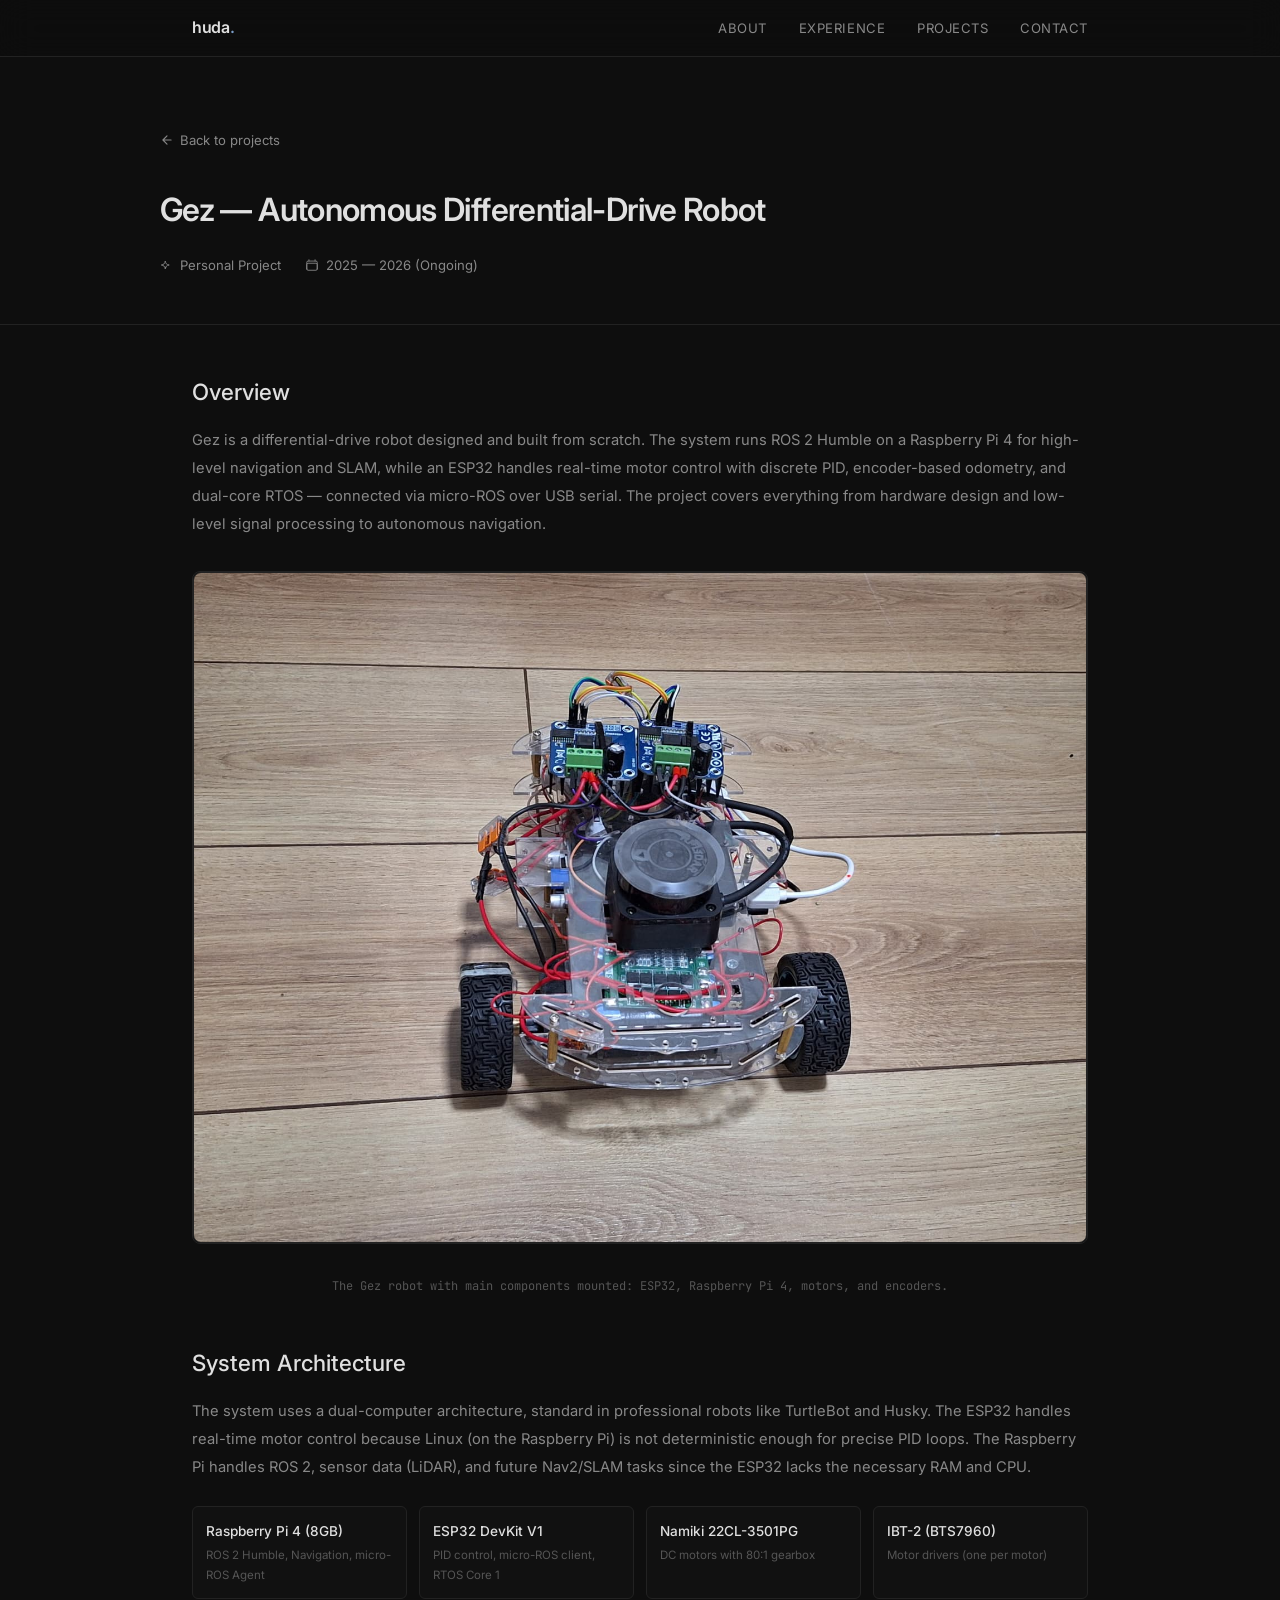
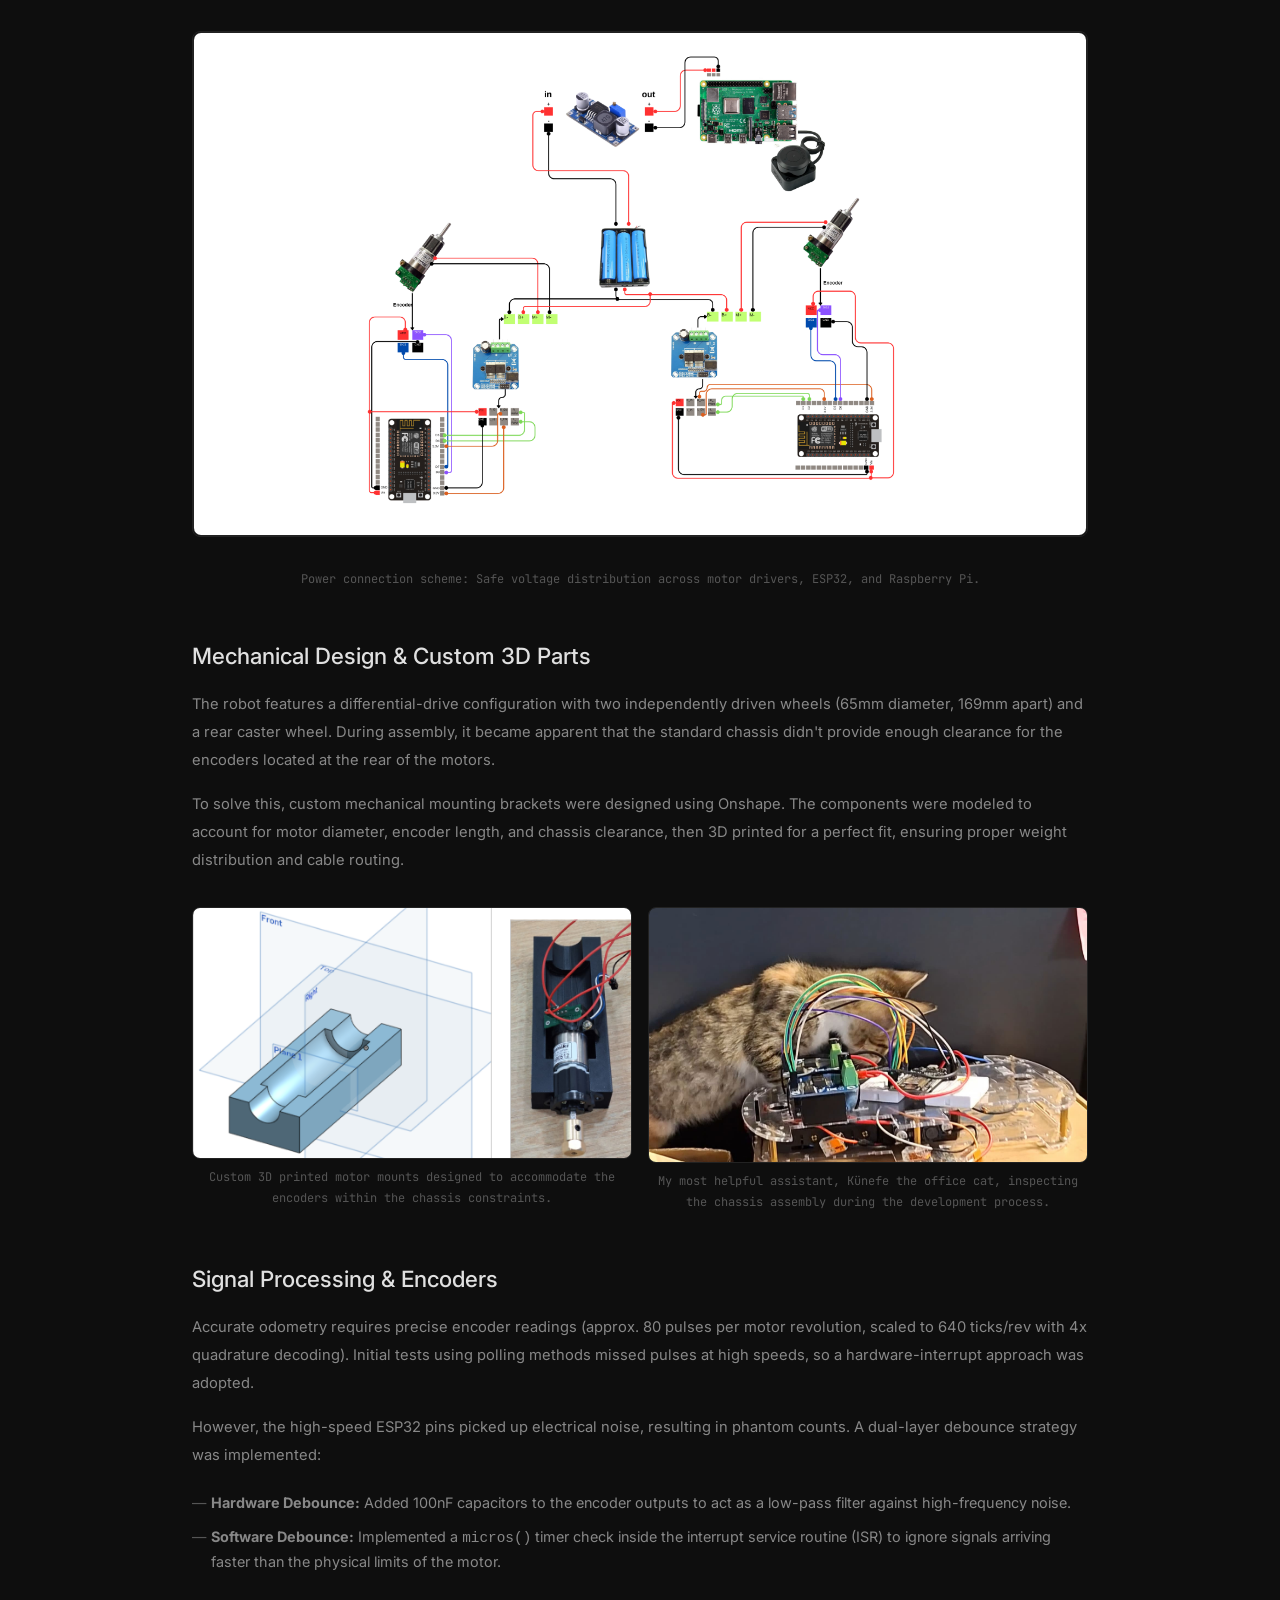
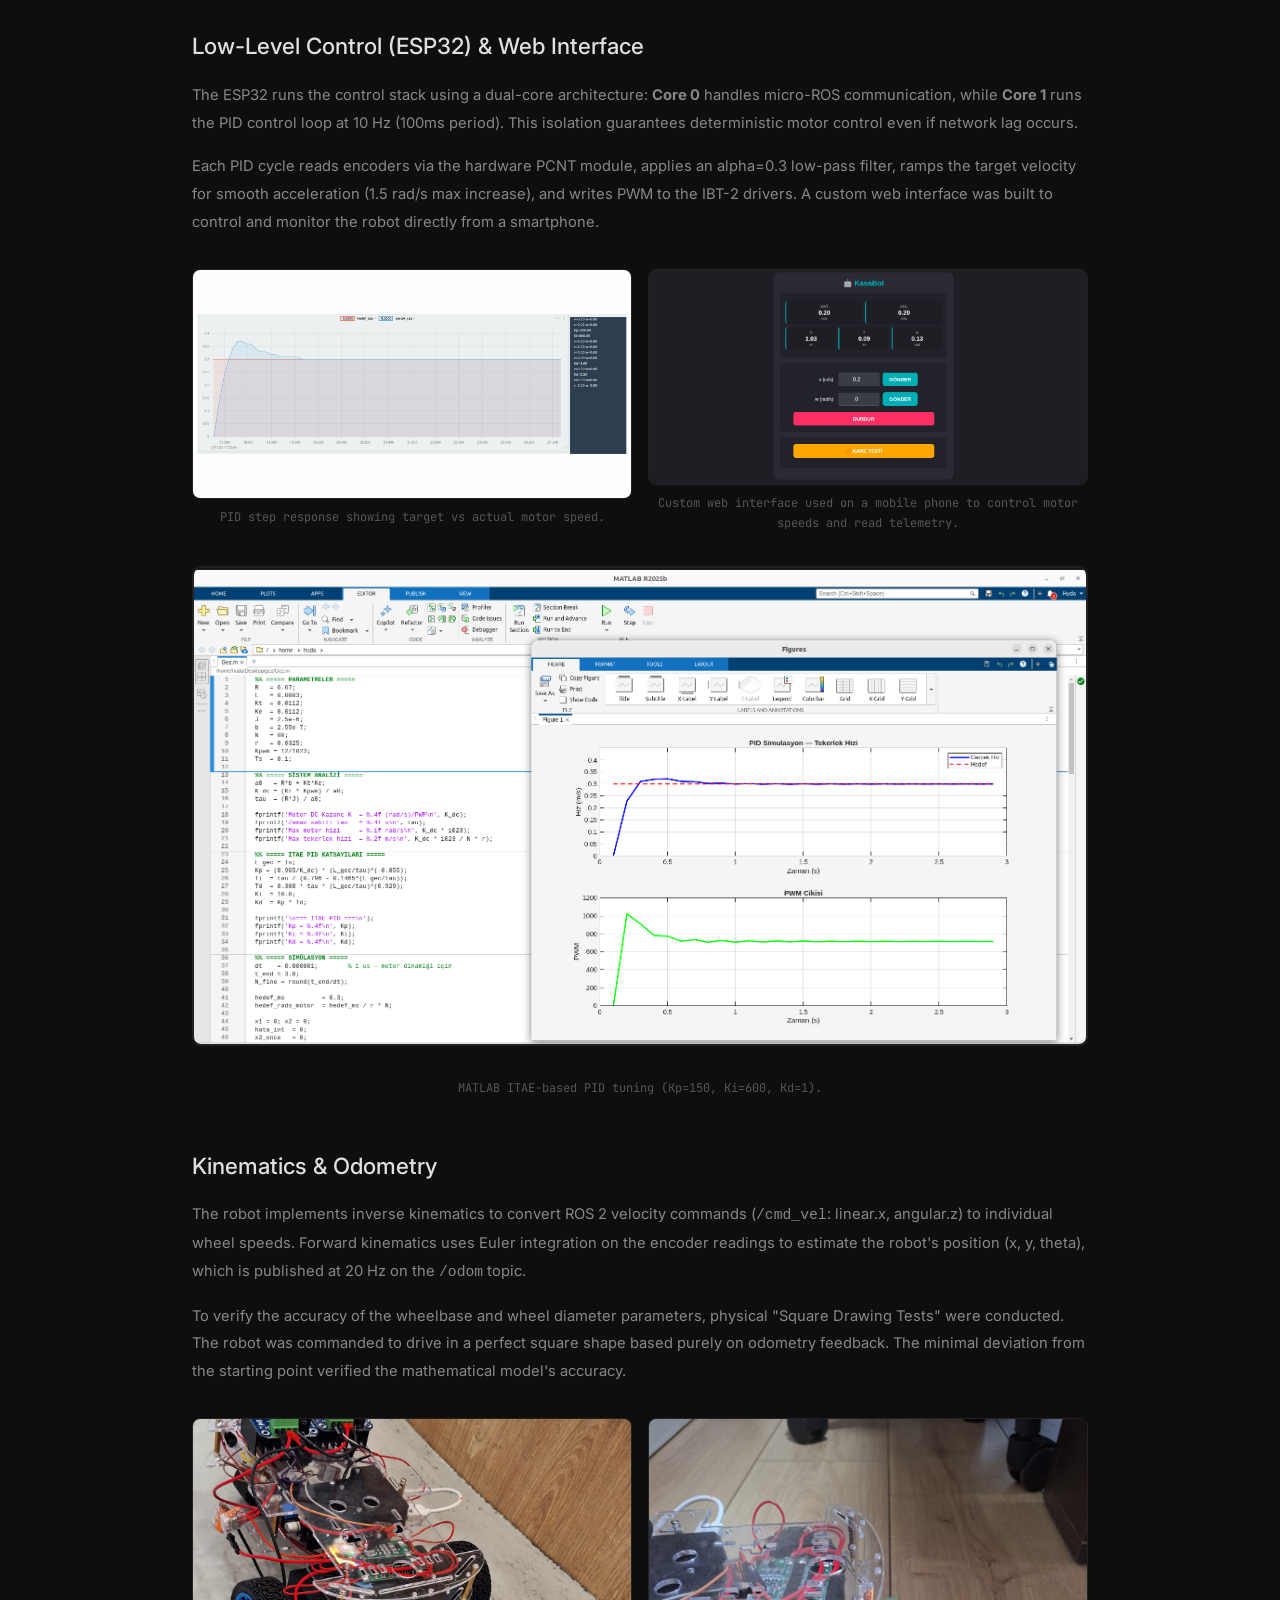
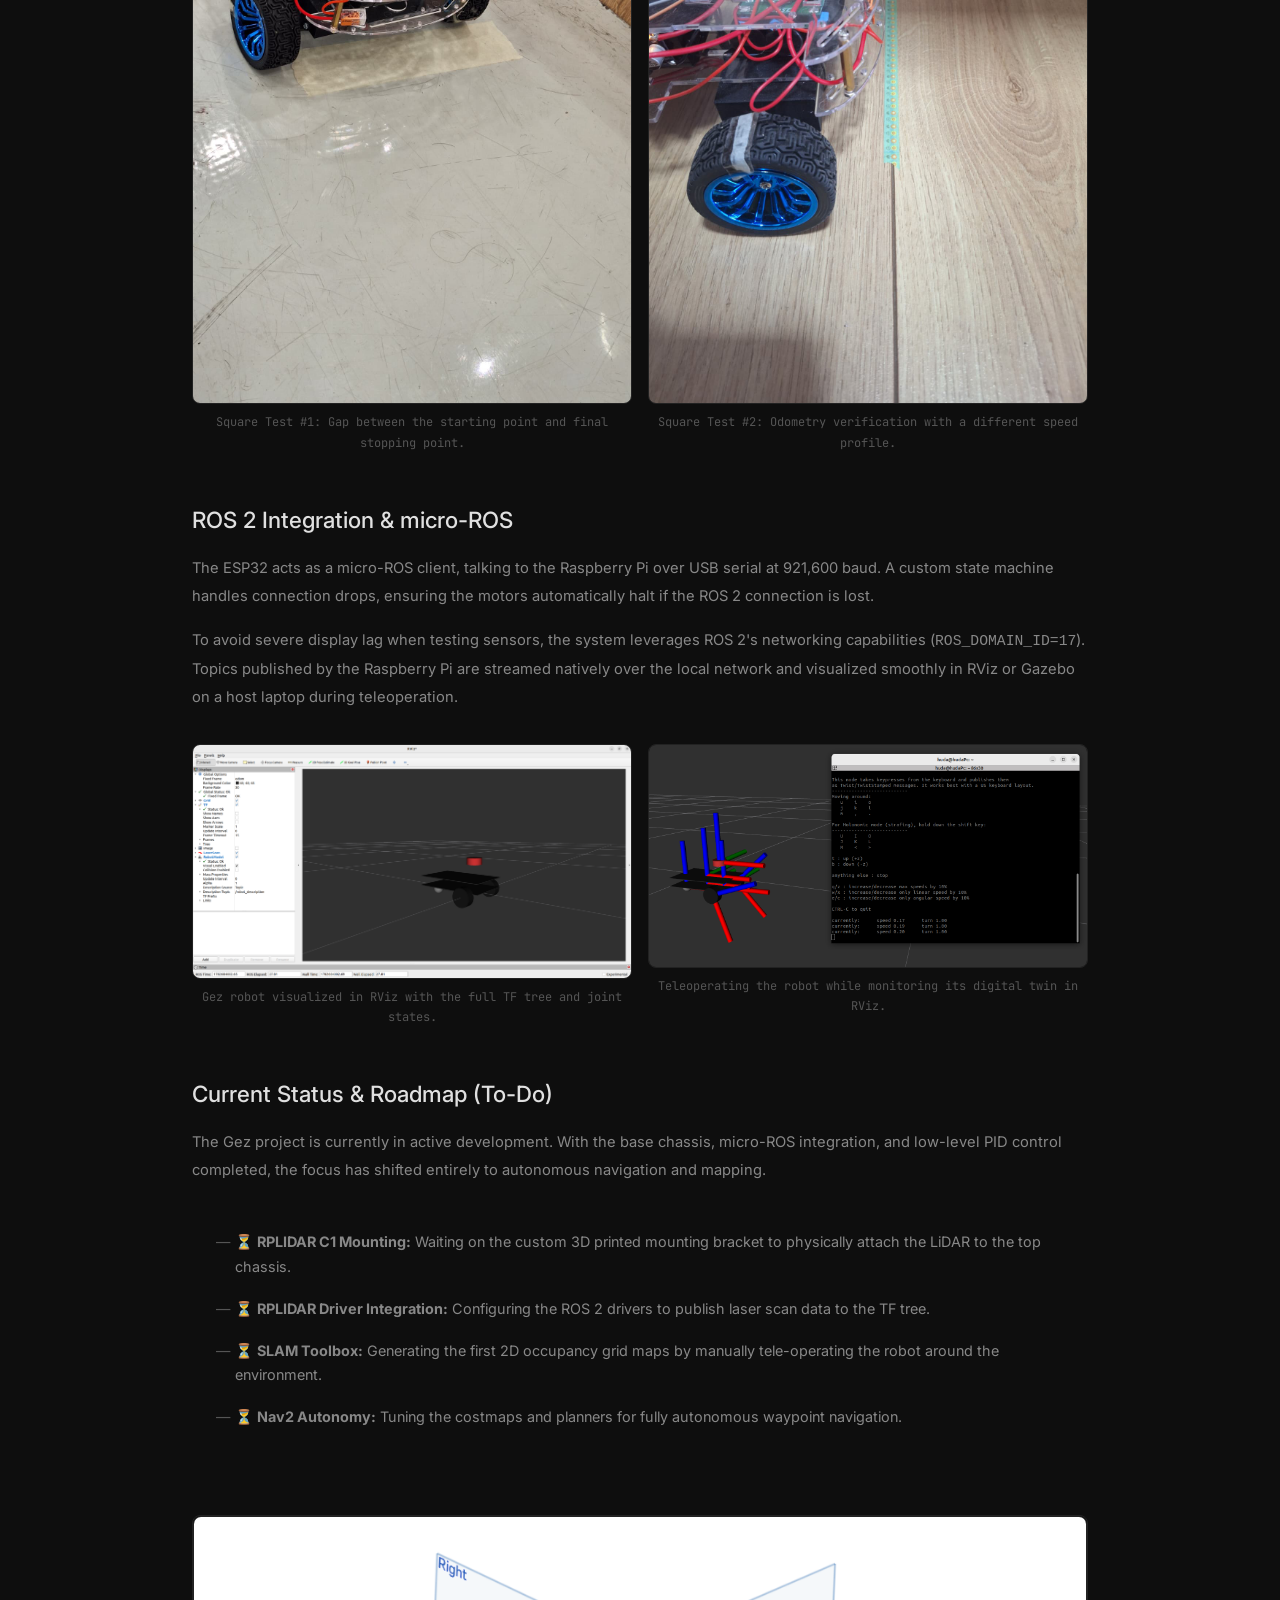
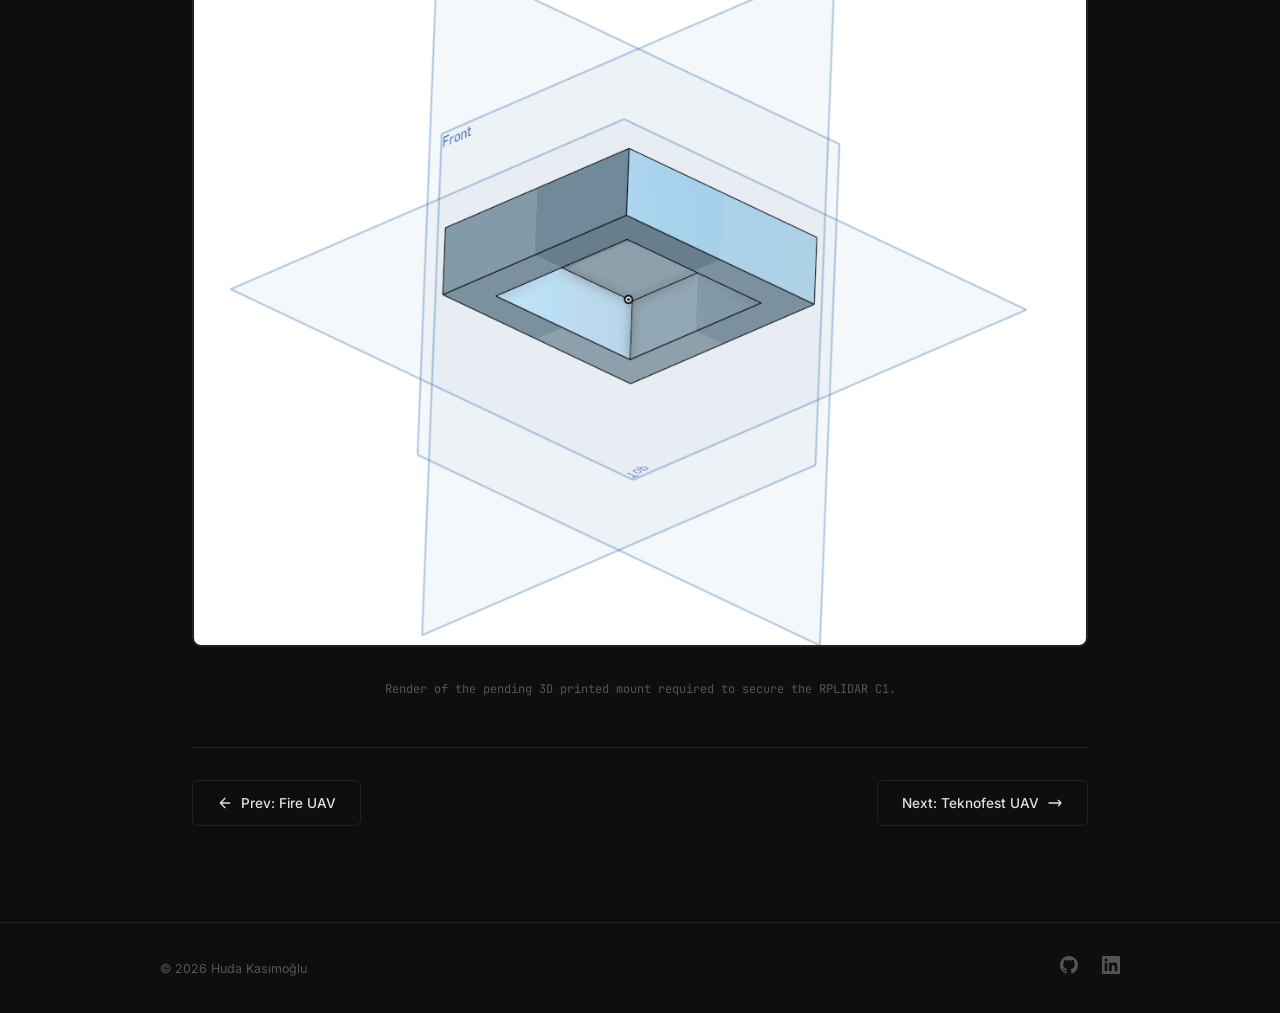
<file: projects/gez-robot.html>
<!DOCTYPE html>
<html lang="en">
<head>
  <meta charset="UTF-8">
  <meta name="viewport" content="width=device-width, initial-scale=1.0">
  <title>Gez Robot — Huda Kasımoğlu</title>
  <link rel="stylesheet" href="../assets/css/style.css">
  <link rel="icon" href="data:image/svg+xml,<svg xmlns='http://www.w3.org/2000/svg' viewBox='0 0 100 100'><text y='.9em' font-size='90'>⬡</text></svg>">
</head>
<body>

<nav class="nav">
  <div class="nav-inner">
    <a href="../index.html" class="nav-logo">huda<span>.</span></a>
    <ul class="nav-links" id="navLinks">
      <li><a href="../index.html#about">About</a></li>
      <li><a href="../index.html#experience">Experience</a></li>
      <li><a href="../index.html#projects">Projects</a></li>
      <li><a href="../index.html#contact">Contact</a></li>
    </ul>
    <button class="hamburger" onclick="document.getElementById('navLinks').classList.toggle('open')" aria-label="Menu">☰</button>
  </div>
</nav>

<div class="project-page">

  <div class="project-hero">
    <div class="project-hero-inner">
      <a href="../index.html#projects" class="project-back">
        <svg xmlns="http://www.w3.org/2000/svg" width="14" height="14" fill="none" viewBox="0 0 24 24" stroke="currentColor" stroke-width="2"><path stroke-linecap="round" stroke-linejoin="round" d="M19 12H5m0 0l7 7m-7-7l7-7"/></svg>
        Back to projects
      </a>
      <h1>Gez — Autonomous Differential-Drive Robot</h1>
      <div class="project-meta">
        <div class="project-meta-item">
          <svg xmlns="http://www.w3.org/2000/svg" width="14" height="14" fill="none" viewBox="0 0 24 24" stroke="currentColor" stroke-width="1.5"><path stroke-linecap="round" stroke-linejoin="round" d="M9.813 15.904L9 18.75l-.813-2.846a4.5 4.5 0 00-3.09-3.09L2.25 12l2.846-.813a4.5 4.5 0 003.09-3.09L9 5.25l.813 2.846a4.5 4.5 0 003.09 3.09L15.75 12l-2.846.813a4.5 4.5 0 00-3.09 3.09z"/></svg>
          Personal Project
        </div>
        <div class="project-meta-item">
          <svg xmlns="http://www.w3.org/2000/svg" width="14" height="14" fill="none" viewBox="0 0 24 24" stroke="currentColor" stroke-width="1.5"><path stroke-linecap="round" stroke-linejoin="round" d="M6.75 3v2.25M17.25 3v2.25M3 18.75V7.5a2.25 2.25 0 012.25-2.25h13.5A2.25 2.25 0 0121 7.5v11.25m-18 0A2.25 2.25 0 005.25 21h13.5A2.25 2.25 0 0021 18.75m-18 0v-7.5A2.25 2.25 0 015.25 9h13.5A2.25 2.25 0 0121 11.25v7.5"/></svg>
          2025 — 2026 (Ongoing)
        </div>
      </div>
    </div>
  </div>

  <div class="project-content">

    <h2>Overview</h2>
    <p>Gez is a differential-drive robot designed and built from scratch. The system runs ROS 2 Humble on a Raspberry Pi 4 for high-level navigation and SLAM, while an ESP32 handles real-time motor control with discrete PID, encoder-based odometry, and dual-core RTOS — connected via micro-ROS over USB serial. The project covers everything from hardware design and low-level signal processing to autonomous navigation.</p>

    <div class="project-img-full">
      <img src="../assets/images/gez-robot/assembled-robot.jpeg" alt="Gez robot fully assembled">
    </div>
    <div class="img-caption">The Gez robot with main components mounted: ESP32, Raspberry Pi 4, motors, and encoders.</div>

    <h2>System Architecture</h2>
    <p>The system uses a dual-computer architecture, standard in professional robots like TurtleBot and Husky. The ESP32 handles real-time motor control because Linux (on the Raspberry Pi) is not deterministic enough for precise PID loops. The Raspberry Pi handles ROS 2, sensor data (LiDAR), and future Nav2/SLAM tasks since the ESP32 lacks the necessary RAM and CPU.</p>

    <div class="tech-stack-grid">
      <div class="tech-item">
        <div class="tech-item-name">Raspberry Pi 4 (8GB)</div>
        <div class="tech-item-role">ROS 2 Humble, Navigation, micro-ROS Agent</div>
      </div>
      <div class="tech-item">
        <div class="tech-item-name">ESP32 DevKit V1</div>
        <div class="tech-item-role">PID control, micro-ROS client, RTOS Core 1</div>
      </div>
      <div class="tech-item">
        <div class="tech-item-name">Namiki 22CL-3501PG</div>
        <div class="tech-item-role">DC motors with 80:1 gearbox</div>
      </div>
      <div class="tech-item">
        <div class="tech-item-name">IBT-2 (BTS7960)</div>
        <div class="tech-item-role">Motor drivers (one per motor)</div>
      </div>
    </div>

    <div class="project-img-full">
      <img src="../assets/images/gez-robot/power-scheme.png" alt="System Power Schematic">
    </div>
    <div class="img-caption">Power connection scheme: Safe voltage distribution across motor drivers, ESP32, and Raspberry Pi.</div>

    <h2>Mechanical Design & Custom 3D Parts</h2>
    <p>The robot features a differential-drive configuration with two independently driven wheels (65mm diameter, 169mm apart) and a rear caster wheel. During assembly, it became apparent that the standard chassis didn't provide enough clearance for the encoders located at the rear of the motors.</p>
    <p>To solve this, custom mechanical mounting brackets were designed using Onshape. The components were modeled to account for motor diameter, encoder length, and chassis clearance, then 3D printed for a perfect fit, ensuring proper weight distribution and cable routing.</p>

    <div class="project-img-grid">
      <div>
        <img src="../assets/images/gez-robot/motor-mount-3d.png" alt="3D Printed Motor Mounts">
        <div class="img-caption">Custom 3D printed motor mounts designed to accommodate the encoders within the chassis constraints.</div>
      </div>
      <div>
        <img src="../assets/images/gez-robot/kunefe-cat.jpeg" alt="Künefe helping during the mechanical assembly">
        <div class="img-caption">My most helpful assistant, Künefe the office cat, inspecting the chassis assembly during the development process.</div>
      </div>
    </div>

    <h2>Signal Processing & Encoders</h2>
    <p>Accurate odometry requires precise encoder readings (approx. 80 pulses per motor revolution, scaled to 640 ticks/rev with 4x quadrature decoding). Initial tests using polling methods missed pulses at high speeds, so a hardware-interrupt approach was adopted.</p>
    <p>However, the high-speed ESP32 pins picked up electrical noise, resulting in phantom counts. A dual-layer debounce strategy was implemented:</p>
    <ul>
      <li><strong>Hardware Debounce:</strong> Added 100nF capacitors to the encoder outputs to act as a low-pass filter against high-frequency noise.</li>
      <li><strong>Software Debounce:</strong> Implemented a <code>micros()</code> timer check inside the interrupt service routine (ISR) to ignore signals arriving faster than the physical limits of the motor.</li>
    </ul>

    <h2>Low-Level Control (ESP32) & Web Interface</h2>
    <p>The ESP32 runs the control stack using a dual-core architecture: <strong>Core 0</strong> handles micro-ROS communication, while <strong>Core 1</strong> runs the PID control loop at 10 Hz (100ms period). This isolation guarantees deterministic motor control even if network lag occurs.</p>

    <p>Each PID cycle reads encoders via the hardware PCNT module, applies an alpha=0.3 low-pass filter, ramps the target velocity for smooth acceleration (1.5 rad/s max increase), and writes PWM to the IBT-2 drivers. A custom web interface was built to control and monitor the robot directly from a smartphone.</p>

    <div class="project-img-grid">
      <div>
        <img src="../assets/images/gez-robot/pid-step-response.png" alt="PID step response">
        <div class="img-caption">PID step response showing target vs actual motor speed.</div>
      </div>
      <div>
        <img src="../assets/images/gez-robot/phone-web-interface.png" alt="Phone Web Interface for Robot Control">
        <div class="img-caption">Custom web interface used on a mobile phone to control motor speeds and read telemetry.</div>
      </div>
    </div>

    <div class="project-img-full">
      <img src="../assets/images/gez-robot/matlab-itae-pid.png" alt="MATLAB ITAE PID design">
    </div>
    <div class="img-caption">MATLAB ITAE-based PID tuning (Kp=150, Ki=600, Kd=1).</div>

    <h2>Kinematics & Odometry</h2>
    <p>The robot implements inverse kinematics to convert ROS 2 velocity commands (<code>/cmd_vel</code>: linear.x, angular.z) to individual wheel speeds. Forward kinematics uses Euler integration on the encoder readings to estimate the robot's position (x, y, theta), which is published at 20 Hz on the <code>/odom</code> topic.</p>

    <p>To verify the accuracy of the wheelbase and wheel diameter parameters, physical "Square Drawing Tests" were conducted. The robot was commanded to drive in a perfect square shape based purely on odometry feedback. The minimal deviation from the starting point verified the mathematical model's accuracy.</p>

    <div class="project-img-grid">
      <div>
        <img src="../assets/images/gez-robot/square-test-1.jpeg" alt="Square Test Result 1">
        <div class="img-caption">Square Test #1: Gap between the starting point and final stopping point.</div>
      </div>
      <div>
        <img src="../assets/images/gez-robot/square-test-2.jpeg" alt="Square Test Result 2">
        <div class="img-caption">Square Test #2: Odometry verification with a different speed profile.</div>
      </div>
    </div>

    <h2>ROS 2 Integration & micro-ROS</h2>
    <p>The ESP32 acts as a micro-ROS client, talking to the Raspberry Pi over USB serial at 921,600 baud. A custom state machine handles connection drops, ensuring the motors automatically halt if the ROS 2 connection is lost.</p>

    <p>To avoid severe display lag when testing sensors, the system leverages ROS 2's networking capabilities (<code>ROS_DOMAIN_ID=17</code>). Topics published by the Raspberry Pi are streamed natively over the local network and visualized smoothly in RViz or Gazebo on a host laptop during teleoperation.</p>

    <div class="project-img-grid">
      <div>
        <img src="../assets/images/gez-robot/rviz-urdf-model.png" alt="RViz robot model with TF tree">
        <div class="img-caption">Gez robot visualized in RViz with the full TF tree and joint states.</div>
      </div>
      <div>
        <img src="../assets/images/gez-robot/teleop-gazebo-rviz.png" alt="Teleop control in RViz/Gazebo">
        <div class="img-caption">Teleoperating the robot while monitoring its digital twin in RViz.</div>
      </div>
    </div>

    <h2>Current Status & Roadmap (To-Do)</h2>
    <p>The Gez project is currently in active development. With the base chassis, micro-ROS integration, and low-level PID control completed, the focus has shifted entirely to autonomous navigation and mapping.</p>

    <div class="todo-list" style="background: var(--bg-secondary); padding: 1.5rem; border-radius: 8px; margin-bottom: 2rem;">
      <ul style="list-style: none; padding-left: 0;">
        <li style="margin-bottom: 0.5rem;">⏳ <strong>RPLIDAR C1 Mounting:</strong> Waiting on the custom 3D printed mounting bracket to physically attach the LiDAR to the top chassis.</li>
        <li style="margin-bottom: 0.5rem;">⏳ <strong>RPLIDAR Driver Integration:</strong> Configuring the ROS 2 drivers to publish laser scan data to the TF tree.</li>
        <li style="margin-bottom: 0.5rem;">⏳ <strong>SLAM Toolbox:</strong> Generating the first 2D occupancy grid maps by manually tele-operating the robot around the environment.</li>
        <li style="margin-bottom: 0.5rem;">⏳ <strong>Nav2 Autonomy:</strong> Tuning the costmaps and planners for fully autonomous waypoint navigation.</li>
      </ul>
    </div>

    <div class="project-img-full">
      <img src="../assets/images/gez-robot/3d-lidar-mount-pending.png" alt="3D Printed LiDAR mount pending">
    </div>
    <div class="img-caption">Render of the pending 3D printed mount required to secure the RPLIDAR C1.</div>

    <div style="margin-top:3rem; padding-top:2rem; border-top: 1px solid var(--border); display:flex; justify-content:space-between; align-items:center;">
      <a href="fire-uav.html" class="btn">
        <svg xmlns="http://www.w3.org/2000/svg" width="14" height="14" fill="none" viewBox="0 0 24 24" stroke="currentColor" stroke-width="2"><path stroke-linecap="round" stroke-linejoin="round" d="M19 12H5m0 0l7 7m-7-7l7-7"/></svg>
        Prev: Fire UAV
      </a>
      <a href="teknofest-uav.html" class="btn">
        Next: Teknofest UAV
        <svg xmlns="http://www.w3.org/2000/svg" width="14" height="14" fill="none" viewBox="0 0 24 24" stroke="currentColor" stroke-width="2"><path stroke-linecap="round" stroke-linejoin="round" d="M17 8l4 4m0 0l-4 4m4-4H3"/></svg>
      </a>
    </div>

  </div>
</div>

<footer class="footer">
  <div class="footer-inner">
    <div class="footer-text">&copy; 2026 Huda Kasımoğlu</div>
    <div class="footer-links">
      <a href="https://github.com/Hudakasim" target="_blank" rel="noopener" aria-label="GitHub"><svg xmlns="http://www.w3.org/2000/svg" viewBox="0 0 24 24" fill="currentColor"><path d="M12 0c-6.626 0-12 5.373-12 12 0 5.302 3.438 9.8 8.207 11.387.599.111.793-.261.793-.577v-2.234c-3.338.726-4.033-1.416-4.033-1.416-.546-1.387-1.333-1.756-1.333-1.756-1.089-.745.083-.729.083-.729 1.205.084 1.839 1.237 1.839 1.237 1.07 1.834 2.807 1.304 3.492.997.107-.775.418-1.305.762-1.604-2.665-.305-5.467-1.334-5.467-5.931 0-1.311.469-2.381 1.236-3.221-.124-.303-.535-1.524.117-3.176 0 0 1.008-.322 3.301 1.23.957-.266 1.983-.399 3.003-.404 1.02.005 2.047.138 3.006.404 2.291-1.552 3.297-1.23 3.297-1.23.653 1.653.242 2.874.118 3.176.77.84 1.235 1.911 1.235 3.221 0 4.609-2.807 5.624-5.479 5.921.43.372.823 1.102.823 2.222v3.293c0 .319.192.694.801.576 4.765-1.589 8.199-6.086 8.199-11.386 0-6.627-5.373-12-12-12z"/></svg></a>
      <a href="https://www.linkedin.com/in/hudakasim/" target="_blank" rel="noopener" aria-label="LinkedIn"><svg xmlns="http://www.w3.org/2000/svg" viewBox="0 0 24 24" fill="currentColor"><path d="M20.447 20.452h-3.554v-5.569c0-1.328-.027-3.037-1.852-3.037-1.853 0-2.136 1.445-2.136 2.939v5.667H9.351V9h3.414v1.561h.046c.477-.9 1.637-1.85 3.37-1.85 3.601 0 4.267 2.37 4.267 5.455v6.286zM5.337 7.433c-1.144 0-2.063-.926-2.063-2.065 0-1.138.92-2.063 2.063-2.063 1.14 0 2.064.925 2.064 2.063 0 1.139-.925 2.065-2.064 2.065zm1.782 13.019H3.555V9h3.564v11.452zM22.225 0H1.771C.792 0 0 .774 0 1.729v20.542C0 23.227.792 24 1.771 24h20.451C23.2 24 24 23.227 24 22.271V1.729C24 .774 23.2 0 22.222 0h.003z"/></svg></a>
    </div>
  </div>
</footer>

<div id="imageModal" class="modal">
  <span class="close">&times;</span>
  <img class="modal-content" id="expandedImg">
  <div id="caption"></div>
</div>

<script>
  // Modal elementlerini al
  var modal = document.getElementById("imageModal");
  var modalImg = document.getElementById("expandedImg");
  var captionText = document.getElementById("caption");
  var closeBtn = document.getElementsByClassName("close")[0];

  // Sayfadaki tüm proje fotoğraflarını seç ve tıklama özelliği ekle
  var images = document.querySelectorAll('.project-img-full img, .project-img-grid img');
  images.forEach(function(img) {
    img.onclick = function(){
      modal.style.display = "block";
      modalImg.src = this.src;
      // Alt etiketini caption olarak kullan
      captionText.innerHTML = this.alt;
    }
  });

  // X (kapat) tuşuna basılınca
  closeBtn.onclick = function() {
    modal.style.display = "none";
  }

  // Fotoğrafın dışına (siyah arka plana) tıklanırsa da kapansın
  window.onclick = function(event) {
    if (event.target == modal) {
      modal.style.display = "none";
    }
  }
</script>

</body>
</html>
</file>
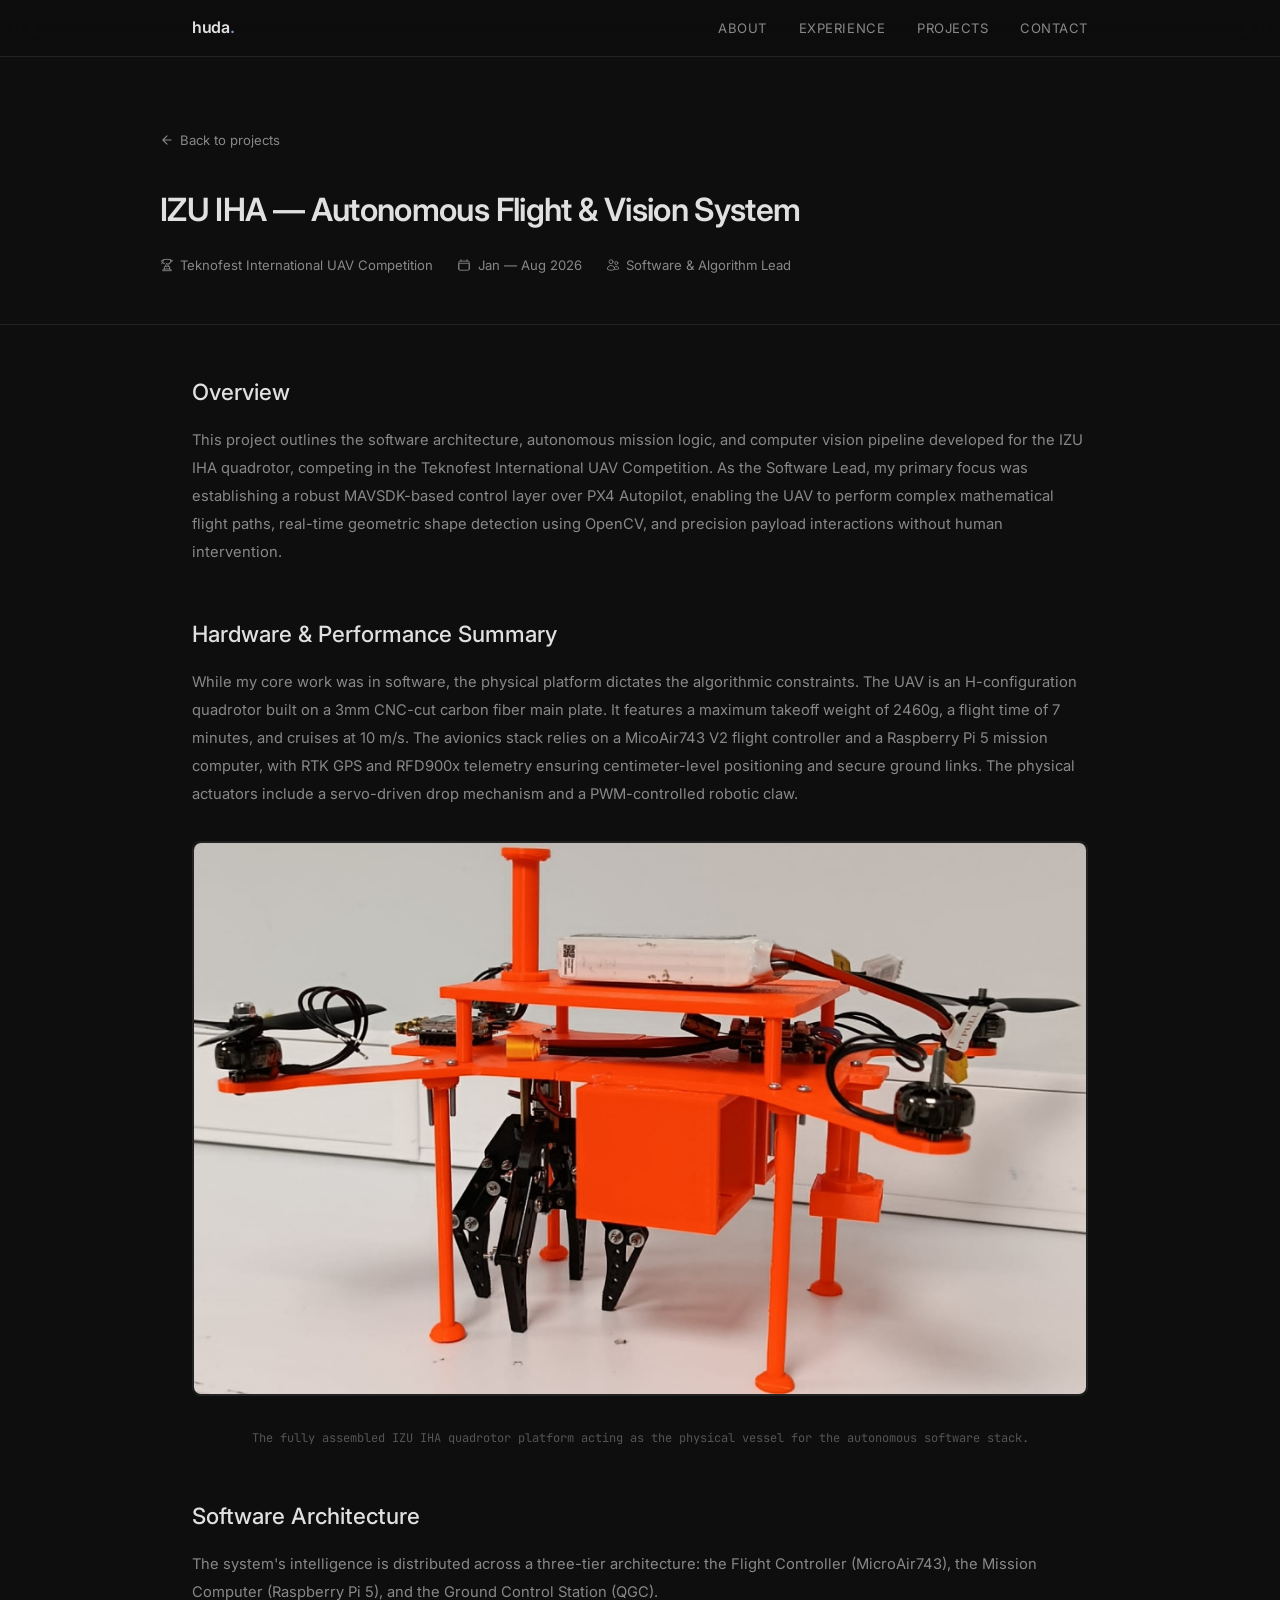
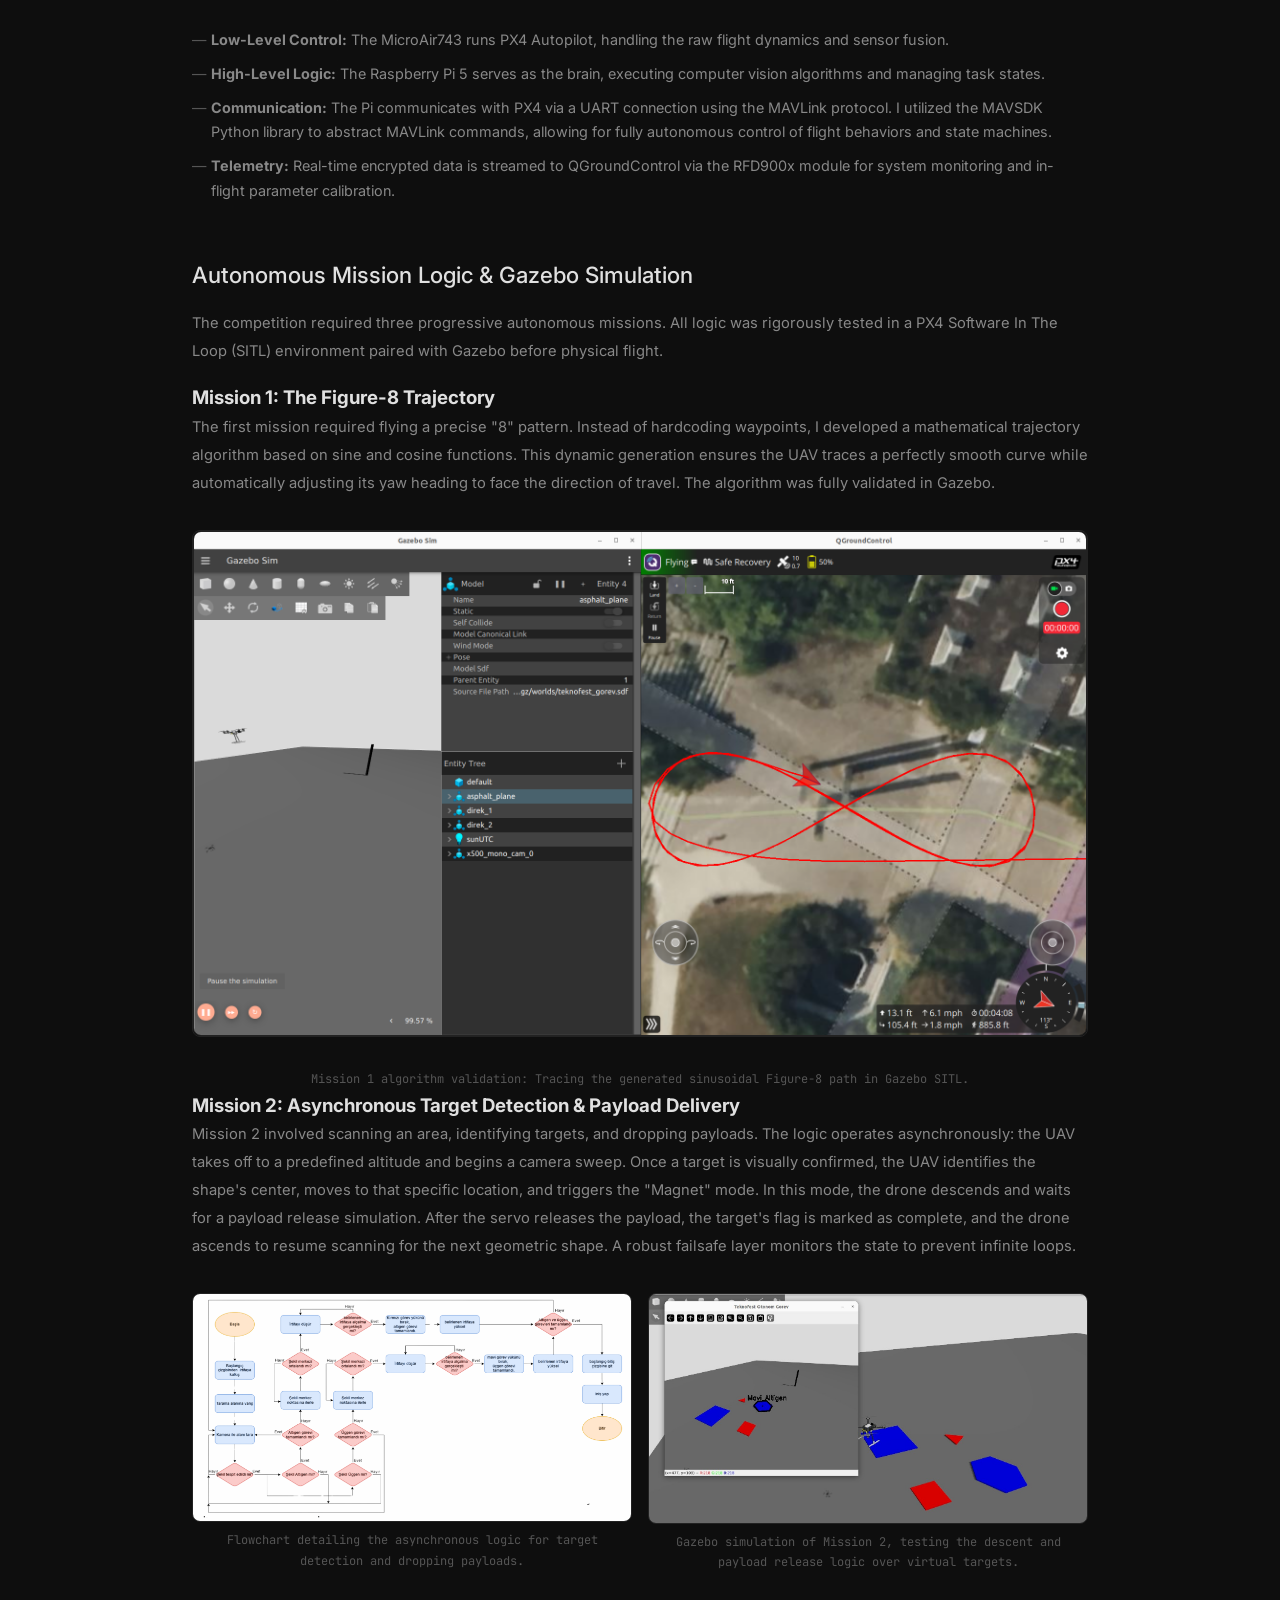
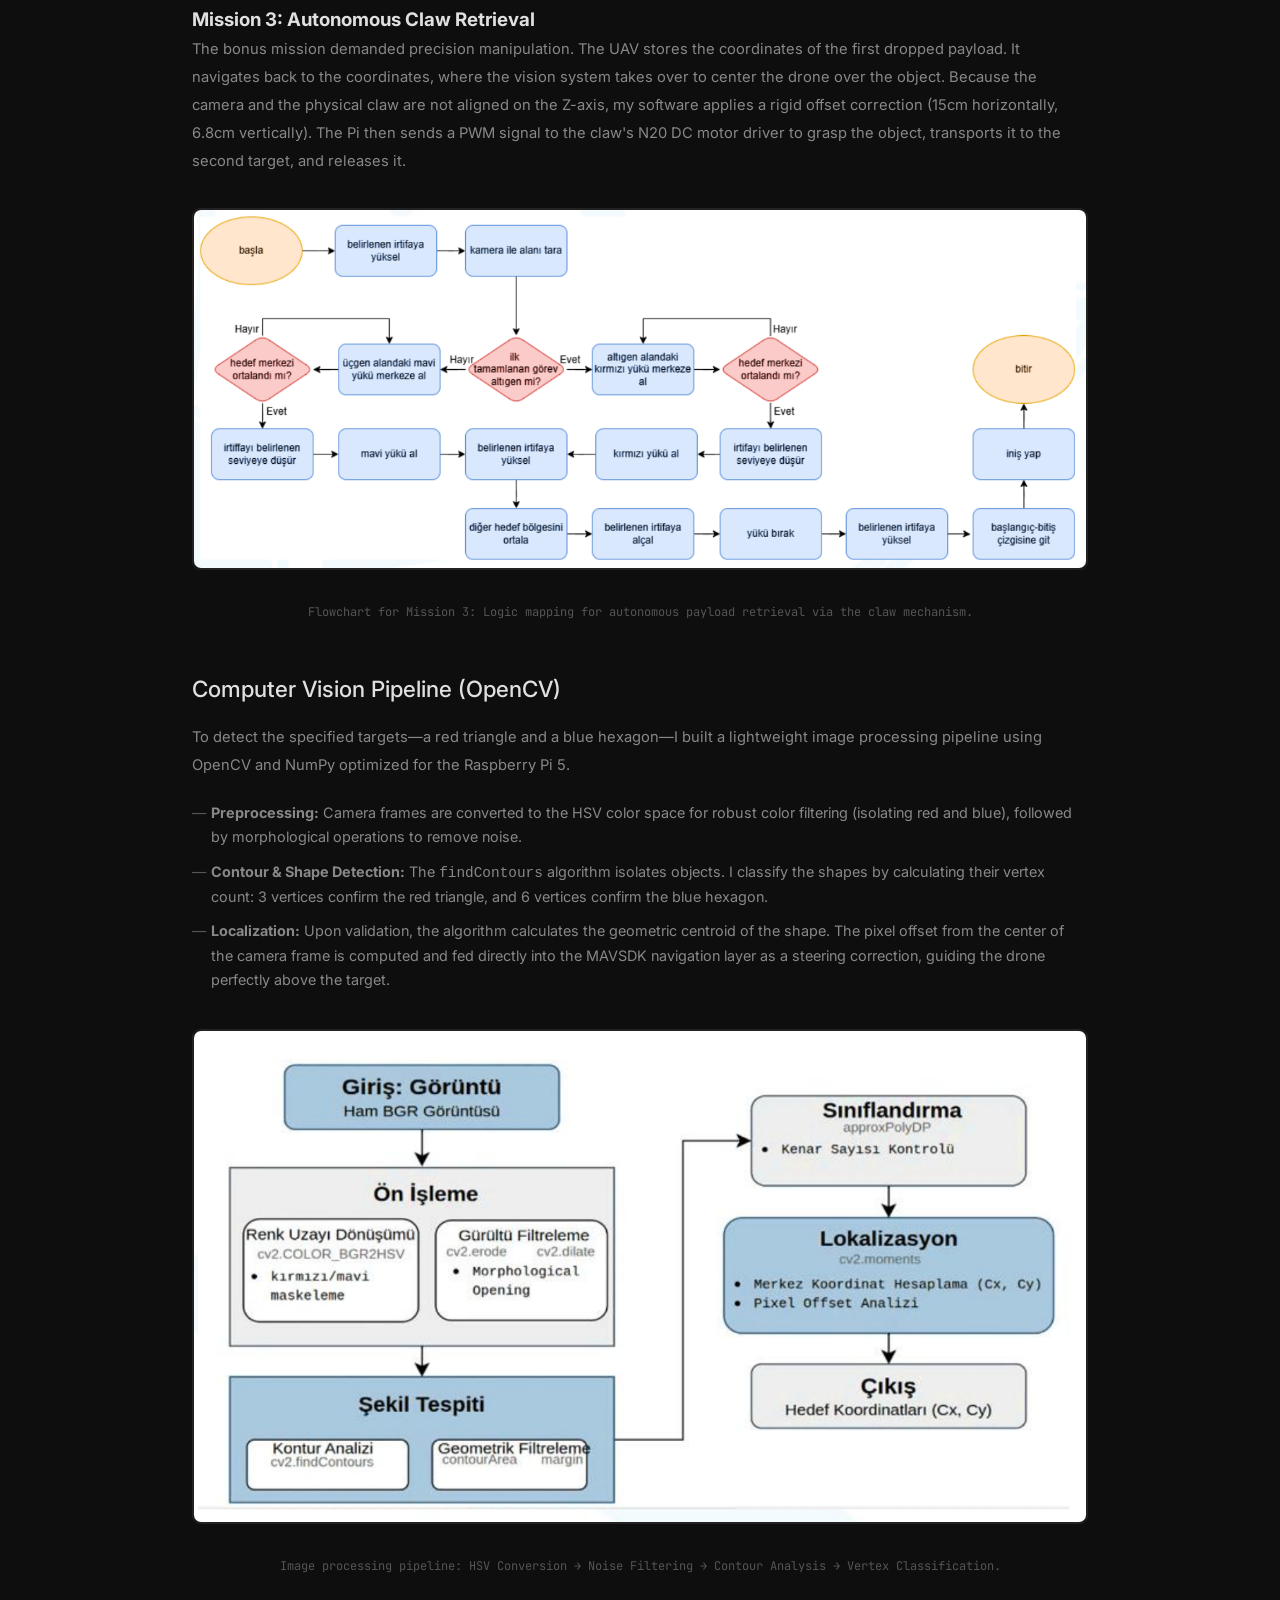
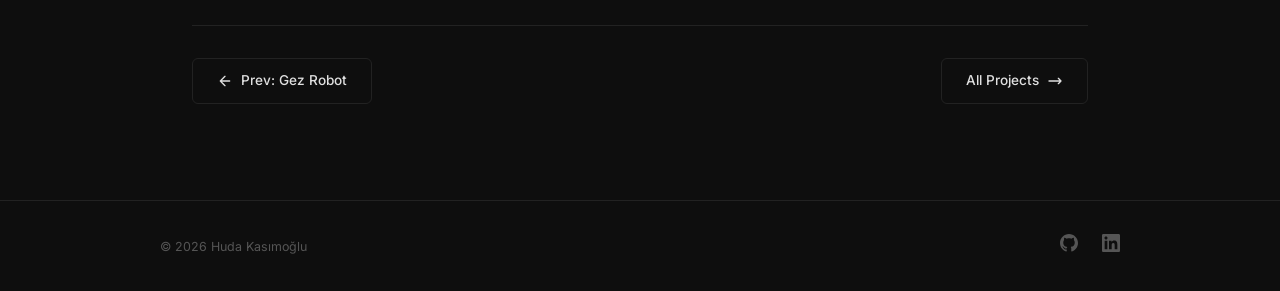
<file: projects/teknofest-uav.html>
<!DOCTYPE html>
<html lang="en">
<head>
  <meta charset="UTF-8">
  <meta name="viewport" content="width=device-width, initial-scale=1.0">
  <title>Teknofest UAV — Huda Kasımoğlu</title>
  <link rel="stylesheet" href="../assets/css/style.css">
  <link rel="icon" href="data:image/svg+xml,<svg xmlns='http://www.w3.org/2000/svg' viewBox='0 0 100 100'><text y='.9em' font-size='90'>⬡</text></svg>">
</head>
<body>

<nav class="nav">
  <div class="nav-inner">
    <a href="../index.html" class="nav-logo">huda<span>.</span></a>
    <ul class="nav-links" id="navLinks">
      <li><a href="../index.html#about">About</a></li>
      <li><a href="../index.html#experience">Experience</a></li>
      <li><a href="../index.html#projects">Projects</a></li>
      <li><a href="../index.html#contact">Contact</a></li>
    </ul>
    <button class="hamburger" onclick="document.getElementById('navLinks').classList.toggle('open')" aria-label="Menu">☰</button>
  </div>
</nav>

<div class="project-page">

  <div class="project-hero">
    <div class="project-hero-inner">
      <a href="../index.html#projects" class="project-back">
        <svg xmlns="http://www.w3.org/2000/svg" width="14" height="14" fill="none" viewBox="0 0 24 24" stroke="currentColor" stroke-width="2"><path stroke-linecap="round" stroke-linejoin="round" d="M19 12H5m0 0l7 7m-7-7l7-7"/></svg>
        Back to projects
      </a>
      <h1>IZU IHA — Autonomous Flight & Vision System</h1>
      <div class="project-meta">
        <div class="project-meta-item">
          <svg xmlns="http://www.w3.org/2000/svg" width="14" height="14" fill="none" viewBox="0 0 24 24" stroke="currentColor" stroke-width="1.5"><path stroke-linecap="round" stroke-linejoin="round" d="M16.5 18.75h-9m9 0a3 3 0 013 3h-15a3 3 0 013-3m9 0v-3.375c0-.621-.503-1.125-1.125-1.125h-.871M7.5 18.75v-3.375c0-.621.504-1.125 1.125-1.125h.872m5.007 0H9.497m5.007 0a7.454 7.454 0 01-.982-3.172M9.497 14.25a7.454 7.454 0 00.981-3.172M5.25 4.236c-.982.143-1.954.317-2.916.52A6.003 6.003 0 007.73 9.728M5.25 4.236V4.5c0 2.108.966 3.99-2.48 5.228M5.25 4.236V2.721C7.456 2.41 9.71 2.25 12 2.25c2.291 0 4.545.16 6.75.47v1.516M18.75 4.236c.982.143 1.954.317 2.916.52A6.003 6.003 0 0016.27 9.728M18.75 4.236V4.5c0 2.108-.966 3.99-2.48 5.228m0 0a6.003 6.003 0 01-5.54 0"/></svg>
          Teknofest International UAV Competition
        </div>
        <div class="project-meta-item">
          <svg xmlns="http://www.w3.org/2000/svg" width="14" height="14" fill="none" viewBox="0 0 24 24" stroke="currentColor" stroke-width="1.5"><path stroke-linecap="round" stroke-linejoin="round" d="M6.75 3v2.25M17.25 3v2.25M3 18.75V7.5a2.25 2.25 0 012.25-2.25h13.5A2.25 2.25 0 0121 7.5v11.25m-18 0A2.25 2.25 0 005.25 21h13.5A2.25 2.25 0 0021 18.75m-18 0v-7.5A2.25 2.25 0 015.25 9h13.5A2.25 2.25 0 0121 11.25v7.5"/></svg>
          Jan — Aug 2026
        </div>
        <div class="project-meta-item">
          <svg xmlns="http://www.w3.org/2000/svg" width="14" height="14" fill="none" viewBox="0 0 24 24" stroke="currentColor" stroke-width="1.5"><path stroke-linecap="round" stroke-linejoin="round" d="M15 19.128a9.38 9.38 0 002.625.372 9.337 9.337 0 004.121-.952 4.125 4.125 0 00-7.533-2.493M15 19.128v-.003c0-1.113-.285-2.16-.786-3.07M15 19.128v.106A12.318 12.318 0 018.624 21c-2.331 0-4.512-.645-6.374-1.766l-.001-.109a6.375 6.375 0 0111.964-3.07M12 6.375a3.375 3.375 0 11-6.75 0 3.375 3.375 0 016.75 0zm8.25 2.25a2.625 2.625 0 11-5.25 0 2.625 2.625 0 015.25 0z"/></svg>
          Software & Algorithm Lead
        </div>
      </div>
    </div>
  </div>

  <div class="project-content">

    <h2>Overview</h2>
    <p>This project outlines the software architecture, autonomous mission logic, and computer vision pipeline developed for the IZU IHA quadrotor, competing in the Teknofest International UAV Competition. As the Software Lead, my primary focus was establishing a robust MAVSDK-based control layer over PX4 Autopilot, enabling the UAV to perform complex mathematical flight paths, real-time geometric shape detection using OpenCV, and precision payload interactions without human intervention.</p>

    <h2>Hardware & Performance Summary</h2>
    <p>While my core work was in software, the physical platform dictates the algorithmic constraints. The UAV is an H-configuration quadrotor built on a 3mm CNC-cut carbon fiber main plate. It features a maximum takeoff weight of 2460g, a flight time of 7 minutes, and cruises at 10 m/s. The avionics stack relies on a MicoAir743 V2 flight controller and a Raspberry Pi 5 mission computer, with RTK GPS and RFD900x telemetry ensuring centimeter-level positioning and secure ground links. The physical actuators include a servo-driven drop mechanism and a PWM-controlled robotic claw.</p>

    <div class="project-img-full">
      <img src="../assets/images/teknofest/prototype.jpeg" alt="IZU IHA drone prototype">
    </div>
    <div class="img-caption">The fully assembled IZU IHA quadrotor platform acting as the physical vessel for the autonomous software stack.</div>

    <h2>Software Architecture</h2>
    <p>The system's intelligence is distributed across a three-tier architecture: the Flight Controller (MicroAir743), the Mission Computer (Raspberry Pi 5), and the Ground Control Station (QGC).</p>
    <ul>
      <li><strong>Low-Level Control:</strong> The MicroAir743 runs PX4 Autopilot, handling the raw flight dynamics and sensor fusion.</li>
      <li><strong>High-Level Logic:</strong> The Raspberry Pi 5 serves as the brain, executing computer vision algorithms and managing task states.</li>
      <li><strong>Communication:</strong> The Pi communicates with PX4 via a UART connection using the MAVLink protocol. I utilized the MAVSDK Python library to abstract MAVLink commands, allowing for fully autonomous control of flight behaviors and state machines.</li>
      <li><strong>Telemetry:</strong> Real-time encrypted data is streamed to QGroundControl via the RFD900x module for system monitoring and in-flight parameter calibration.</li>
    </ul>

    <h2>Autonomous Mission Logic & Gazebo Simulation</h2>
    <p>The competition required three progressive autonomous missions. All logic was rigorously tested in a PX4 Software In The Loop (SITL) environment paired with Gazebo before physical flight.</p>

    <h3>Mission 1: The Figure-8 Trajectory</h3>
    <p>The first mission required flying a precise "8" pattern. Instead of hardcoding waypoints, I developed a mathematical trajectory algorithm based on sine and cosine functions. This dynamic generation ensures the UAV traces a perfectly smooth curve while automatically adjusting its yaw heading to face the direction of travel. The algorithm was fully validated in Gazebo.</p>

    <div class="project-img-full">
      <img src="../assets/images/teknofest/figure8-gazebo.png" alt="Mission 1 Figure-8 Gazebo simulation">
    </div>
    <div class="img-caption">Mission 1 algorithm validation: Tracing the generated sinusoidal Figure-8 path in Gazebo SITL.</div>

    <h3>Mission 2: Asynchronous Target Detection & Payload Delivery</h3>
    <p>Mission 2 involved scanning an area, identifying targets, and dropping payloads. The logic operates asynchronously: the UAV takes off to a predefined altitude and begins a camera sweep. Once a target is visually confirmed, the UAV identifies the shape's center, moves to that specific location, and triggers the "Magnet" mode. In this mode, the drone descends and waits for a payload release simulation. After the servo releases the payload, the target's flag is marked as complete, and the drone ascends to resume scanning for the next geometric shape. A robust failsafe layer monitors the state to prevent infinite loops.</p>

    <div class="project-img-grid">
      <div>
        <img src="../assets/images/teknofest/mission2-flowchart.png" alt="Mission 2 Algorithm Flowchart">
        <div class="img-caption">Flowchart detailing the asynchronous logic for target detection and dropping payloads.</div>
      </div>
      <div>
        <img src="../assets/images/teknofest/mission2-gazebo-sim.jpeg" alt="Mission 2 Gazebo Simulation">
        <div class="img-caption">Gazebo simulation of Mission 2, testing the descent and payload release logic over virtual targets.</div>
      </div>
    </div>

    <h3>Mission 3: Autonomous Claw Retrieval</h3>
    <p>The bonus mission demanded precision manipulation. The UAV stores the coordinates of the first dropped payload. It navigates back to the coordinates, where the vision system takes over to center the drone over the object. Because the camera and the physical claw are not aligned on the Z-axis, my software applies a rigid offset correction (15cm horizontally, 6.8cm vertically). The Pi then sends a PWM signal to the claw's N20 DC motor driver to grasp the object, transports it to the second target, and releases it.</p>

    <div class="project-img-full">
      <img src="../assets/images/teknofest/mission3-flowchart.png" alt="Mission 3 Flowchart">
    </div>
    <div class="img-caption">Flowchart for Mission 3: Logic mapping for autonomous payload retrieval via the claw mechanism.</div>

    <h2>Computer Vision Pipeline (OpenCV)</h2>
    <p>To detect the specified targets—a red triangle and a blue hexagon—I built a lightweight image processing pipeline using OpenCV and NumPy optimized for the Raspberry Pi 5.</p>

    <ul>
      <li><strong>Preprocessing:</strong> Camera frames are converted to the HSV color space for robust color filtering (isolating red and blue), followed by morphological operations to remove noise.</li>
      <li><strong>Contour & Shape Detection:</strong> The <code>findContours</code> algorithm isolates objects. I classify the shapes by calculating their vertex count: 3 vertices confirm the red triangle, and 6 vertices confirm the blue hexagon.</li>
      <li><strong>Localization:</strong> Upon validation, the algorithm calculates the geometric centroid of the shape. The pixel offset from the center of the camera frame is computed and fed directly into the MAVSDK navigation layer as a steering correction, guiding the drone perfectly above the target.</li>
    </ul>

    <div class="project-img-full">
      <img src="../assets/images/teknofest/vision-pipeline.png" alt="Vision pipeline flowchart">
    </div>
    <div class="img-caption">Image processing pipeline: HSV Conversion → Noise Filtering → Contour Analysis → Vertex Classification.</div>

    <div style="margin-top:3rem; padding-top:2rem; border-top: 1px solid var(--border); display:flex; justify-content:space-between; align-items:center;">
      <a href="gez-robot.html" class="btn">
        <svg xmlns="http://www.w3.org/2000/svg" width="14" height="14" fill="none" viewBox="0 0 24 24" stroke="currentColor" stroke-width="2"><path stroke-linecap="round" stroke-linejoin="round" d="M19 12H5m0 0l7 7m-7-7l7-7"/></svg>
        Prev: Gez Robot
      </a>
      <a href="../index.html#projects" class="btn">
        All Projects
        <svg xmlns="http://www.w3.org/2000/svg" width="14" height="14" fill="none" viewBox="0 0 24 24" stroke="currentColor" stroke-width="2"><path stroke-linecap="round" stroke-linejoin="round" d="M17 8l4 4m0 0l-4 4m4-4H3"/></svg>
      </a>
    </div>

  </div>
</div>

<footer class="footer">
  <div class="footer-inner">
    <div class="footer-text">&copy; 2026 Huda Kasımoğlu</div>
    <div class="footer-links">
      <a href="https://github.com/Hudakasim" target="_blank" rel="noopener" aria-label="GitHub"><svg xmlns="http://www.w3.org/2000/svg" viewBox="0 0 24 24" fill="currentColor"><path d="M12 0c-6.626 0-12 5.373-12 12 0 5.302 3.438 9.8 8.207 11.387.599.111.793-.261.793-.577v-2.234c-3.338.726-4.033-1.416-4.033-1.416-.546-1.387-1.333-1.756-1.333-1.756-1.089-.745.083-.729.083-.729 1.205.084 1.839 1.237 1.839 1.237 1.07 1.834 2.807 1.304 3.492.997.107-.775.418-1.305.762-1.604-2.665-.305-5.467-1.334-5.467-5.931 0-1.311.469-2.381 1.236-3.221-.124-.303-.535-1.524.117-3.176 0 0 1.008-.322 3.301 1.23.957-.266 1.983-.399 3.003-.404 1.02.005 2.047.138 3.006.404 2.291-1.552 3.297-1.23 3.297-1.23.653 1.653.242 2.874.118 3.176.77.84 1.235 1.911 1.235 3.221 0 4.609-2.807 5.624-5.479 5.921.43.372.823 1.102.823 2.222v3.293c0 .319.192.694.801.576 4.765-1.589 8.199-6.086 8.199-11.386 0-6.627-5.373-12-12-12z"/></svg></a>
      <a href="https://www.linkedin.com/in/hudakasim/" target="_blank" rel="noopener" aria-label="LinkedIn"><svg xmlns="http://www.w3.org/2000/svg" viewBox="0 0 24 24" fill="currentColor"><path d="M20.447 20.452h-3.554v-5.569c0-1.328-.027-3.037-1.852-3.037-1.853 0-2.136 1.445-2.136 2.939v5.667H9.351V9h3.414v1.561h.046c.477-.9 1.637-1.85 3.37-1.85 3.601 0 4.267 2.37 4.267 5.455v6.286zM5.337 7.433c-1.144 0-2.063-.926-2.063-2.065 0-1.138.92-2.063 2.063-2.063 1.14 0 2.064.925 2.064 2.063 0 1.139-.925 2.065-2.064 2.065zm1.782 13.019H3.555V9h3.564v11.452zM22.225 0H1.771C.792 0 0 .774 0 1.729v20.542C0 23.227.792 24 1.771 24h20.451C23.2 24 24 23.227 24 22.271V1.729C24 .774 23.2 0 22.222 0h.003z"/></svg></a>
    </div>
  </div>
</footer>

<div id="imageModal" class="modal">
  <span class="close">&times;</span>
  <img class="modal-content" id="expandedImg">
  <div id="caption"></div>
</div>

<script>
  var modal = document.getElementById("imageModal");
  var modalImg = document.getElementById("expandedImg");
  var captionText = document.getElementById("caption");
  var closeBtn = document.getElementsByClassName("close")[0];

  var images = document.querySelectorAll('.project-img-full img, .project-img-grid img');
  images.forEach(function(img) {
    img.onclick = function(){
      modal.style.display = "block";
      modalImg.src = this.src;
      captionText.innerHTML = this.alt;
    }
  });

  closeBtn.onclick = function() {
    modal.style.display = "none";
  }

  window.onclick = function(event) {
    if (event.target == modal) {
      modal.style.display = "none";
    }
  }
</script>

</body>
</html>
</file>
<file: assets/css/style.css>
@import url('https://fonts.googleapis.com/css2?family=Inter:wght@300;400;500;600&family=JetBrains+Mono:wght@400;500&display=swap');

:root {
  --bg: #0e0e0e;
  --bg-card: #161616;
  --bg-card-hover: #1c1c1c;
  --bg-subtle: #111111;
  --text: #e0e0e0;
  --text-muted: #888888;
  --text-dim: #555555;
  --accent: #7a9cc6;
  --accent-dim: rgba(122, 156, 198, 0.12);
  --border: #222222;
  --border-light: #1a1a1a;
  --mono: 'JetBrains Mono', monospace;
  --sans: 'Inter', -apple-system, BlinkMacSystemFont, sans-serif;
  --max-w: 960px;
  --transition: 0.25s cubic-bezier(0.4, 0, 0.2, 1);
}

*, *::before, *::after {
  box-sizing: border-box;
  margin: 0;
  padding: 0;
}

html {
  scroll-behavior: smooth;
  font-size: 16px;
}

body {
  font-family: var(--sans);
  background: var(--bg);
  color: var(--text);
  line-height: 1.7;
  -webkit-font-smoothing: antialiased;
  -moz-osx-font-smoothing: grayscale;
}

::selection {
  background: var(--accent);
  color: var(--bg);
}

a {
  color: var(--accent);
  text-decoration: none;
  transition: color var(--transition);
}

a:hover {
  color: #a0c4e8;
}

img {
  max-width: 100%;
  height: auto;
  display: block;
}

/* ============ NAV ============ */
.nav {
  position: fixed;
  top: 0;
  left: 0;
  right: 0;
  z-index: 100;
  background: rgba(14, 14, 14, 0.85);
  backdrop-filter: blur(16px);
  -webkit-backdrop-filter: blur(16px);
  border-bottom: 1px solid var(--border);
}

.nav-inner {
  max-width: var(--max-w);
  margin: 0 auto;
  padding: 0 2rem;
  display: flex;
  align-items: center;
  justify-content: space-between;
  height: 56px;
}

.nav-logo {
  font-weight: 600;
  font-size: 1rem;
  letter-spacing: -0.02em;
  color: var(--text);
}

.nav-logo span {
  color: var(--accent);
}

.nav-links {
  display: flex;
  gap: 2rem;
  list-style: none;
}

.nav-links a {
  font-size: 0.82rem;
  color: var(--text-muted);
  letter-spacing: 0.04em;
  text-transform: uppercase;
  transition: color var(--transition);
}

.nav-links a:hover,
.nav-links a.active {
  color: var(--text);
}

.hamburger {
  display: none;
  background: none;
  border: none;
  color: var(--text);
  font-size: 1.4rem;
  cursor: pointer;
}

/* ============ HERO ============ */
.hero {
  min-height: 100vh;
  display: flex;
  align-items: center;
  padding: 0 2rem;
}

.hero-inner {
  max-width: var(--max-w);
  margin: 0 auto;
  width: 100%;
}

.hero-label {
  font-family: var(--mono);
  font-size: 0.78rem;
  color: var(--accent);
  letter-spacing: 0.08em;
  margin-bottom: 1.2rem;
}

.hero h1 {
  font-size: clamp(2.4rem, 6vw, 4rem);
  font-weight: 600;
  letter-spacing: -0.03em;
  line-height: 1.1;
  margin-bottom: 1.5rem;
}

.hero h1 .thin {
  font-weight: 300;
  color: var(--text-muted);
}

.hero-desc {
  font-size: 1.05rem;
  color: var(--text-muted);
  max-width: 560px;
  line-height: 1.8;
  margin-bottom: 2.5rem;
}

.hero-cta {
  display: flex;
  gap: 1rem;
  flex-wrap: wrap;
}

.btn {
  display: inline-flex;
  align-items: center;
  gap: 0.5rem;
  padding: 0.65rem 1.5rem;
  font-size: 0.85rem;
  font-family: var(--sans);
  font-weight: 500;
  border-radius: 6px;
  border: 1px solid var(--border);
  background: transparent;
  color: var(--text);
  cursor: pointer;
  transition: all var(--transition);
  text-decoration: none;
}

.btn:hover {
  background: var(--bg-card-hover);
  border-color: #333;
  color: var(--text);
}

.btn-primary {
  background: var(--accent);
  color: var(--bg);
  border-color: var(--accent);
}

.btn-primary:hover {
  background: #a0c4e8;
  border-color: #a0c4e8;
  color: var(--bg);
}

.btn svg {
  width: 16px;
  height: 16px;
}

/* ============ SECTIONS ============ */
.section {
  padding: 6rem 2rem;
}

.section-inner {
  max-width: var(--max-w);
  margin: 0 auto;
}

.section-label {
  font-family: var(--mono);
  font-size: 0.72rem;
  color: var(--accent);
  letter-spacing: 0.1em;
  text-transform: uppercase;
  margin-bottom: 0.5rem;
}

.section-title {
  font-size: 1.8rem;
  font-weight: 600;
  letter-spacing: -0.02em;
  margin-bottom: 3rem;
}

/* ============ ABOUT ============ */
.about-grid {
  display: grid;
  grid-template-columns: 1fr 1fr;
  gap: 3rem;
}

.about-text {
  color: var(--text-muted);
  font-size: 0.95rem;
  line-height: 1.9;
}

.about-text p + p {
  margin-top: 1rem;
}

.info-block {
  border: 1px solid var(--border);
  border-radius: 8px;
  padding: 1.5rem;
  background: var(--bg-card);
}

.info-block + .info-block {
  margin-top: 1rem;
}

.info-block-label {
  font-family: var(--mono);
  font-size: 0.7rem;
  color: var(--text-dim);
  letter-spacing: 0.06em;
  text-transform: uppercase;
  margin-bottom: 0.6rem;
}

.info-block-content {
  font-size: 0.92rem;
  color: var(--text);
}

.info-block-content .sub {
  color: var(--text-muted);
  font-size: 0.82rem;
}

/* ============ SKILLS ============ */
.skills-row {
  display: flex;
  flex-wrap: wrap;
  gap: 0.5rem;
  margin-top: 1.5rem;
}

.skill-tag {
  font-family: var(--mono);
  font-size: 0.72rem;
  padding: 0.35rem 0.75rem;
  border: 1px solid var(--border);
  border-radius: 4px;
  color: var(--text-muted);
  background: var(--bg-subtle);
}

/* ============ EXPERIENCE ============ */
.exp-item {
  display: grid;
  grid-template-columns: 160px 1fr;
  gap: 2rem;
  padding: 1.5rem 0;
  border-bottom: 1px solid var(--border);
}

.exp-item:last-child {
  border-bottom: none;
}

.exp-date {
  font-family: var(--mono);
  font-size: 0.78rem;
  color: var(--text-dim);
  padding-top: 0.2rem;
}

.exp-title {
  font-size: 1rem;
  font-weight: 500;
  margin-bottom: 0.3rem;
}

.exp-company {
  font-size: 0.85rem;
  color: var(--text-muted);
  margin-bottom: 0.6rem;
}

.exp-desc {
  font-size: 0.85rem;
  color: var(--text-muted);
  line-height: 1.7;
}

/* ============ PROJECTS ============ */
.projects-grid {
  display: grid;
  gap: 2rem;
}

.project-card {
  border: 1px solid var(--border);
  border-radius: 10px;
  overflow: hidden;
  background: var(--bg-card);
  transition: all var(--transition);
  text-decoration: none;
  color: inherit;
  display: block;
}

.project-card:hover {
  border-color: #333;
  background: var(--bg-card-hover);
  transform: translateY(-2px);
}

.project-card-img {
  width: 100%;
  aspect-ratio: 16/9;
  object-fit: cover;
  border-bottom: 1px solid var(--border);
  background: var(--bg-subtle);
  display: flex;
  align-items: center;
  justify-content: center;
}

.project-card-img img {
  width: 100%;
  height: 100%;
  object-fit: cover;
}

.project-card-body {
  padding: 1.5rem;
}

.project-card-tag {
  font-family: var(--mono);
  font-size: 0.68rem;
  color: var(--accent);
  letter-spacing: 0.06em;
  text-transform: uppercase;
  margin-bottom: 0.5rem;
}

.project-card-title {
  font-size: 1.15rem;
  font-weight: 500;
  margin-bottom: 0.5rem;
}

.project-card-desc {
  font-size: 0.85rem;
  color: var(--text-muted);
  line-height: 1.7;
}

.project-card-tech {
  display: flex;
  flex-wrap: wrap;
  gap: 0.4rem;
  margin-top: 1rem;
}

.project-card-tech span {
  font-family: var(--mono);
  font-size: 0.65rem;
  padding: 0.2rem 0.5rem;
  border: 1px solid var(--border);
  border-radius: 3px;
  color: var(--text-dim);
}

.view-project {
  display: inline-flex;
  align-items: center;
  gap: 0.4rem;
  margin-top: 1rem;
  font-size: 0.82rem;
  color: var(--accent);
}

.view-project svg {
  width: 14px;
  height: 14px;
  transition: transform var(--transition);
}

.project-card:hover .view-project svg {
  transform: translateX(3px);
}

/* ============ PROJECT PAGE ============ */
.project-page {
  padding-top: 80px;
}

.project-hero {
  padding: 3rem 2rem;
  border-bottom: 1px solid var(--border);
}

.project-hero-inner {
  max-width: var(--max-w);
  margin: 0 auto;
}

.project-back {
  display: inline-flex;
  align-items: center;
  gap: 0.4rem;
  font-size: 0.82rem;
  color: var(--text-muted);
  margin-bottom: 2rem;
}

.project-back:hover {
  color: var(--text);
}

.project-hero h1 {
  font-size: 2rem;
  font-weight: 600;
  letter-spacing: -0.02em;
  margin-bottom: 1rem;
}

.project-meta {
  display: flex;
  flex-wrap: wrap;
  gap: 1.5rem;
  font-size: 0.82rem;
  color: var(--text-muted);
}

.project-meta-item {
  display: flex;
  align-items: center;
  gap: 0.4rem;
}

.project-content {
  max-width: var(--max-w);
  margin: 0 auto;
  padding: 3rem 2rem 6rem;
}

.project-content h2 {
  font-size: 1.4rem;
  font-weight: 500;
  margin: 3rem 0 1rem;
  color: var(--text);
}

.project-content h2:first-child {
  margin-top: 0;
}

.project-content p {
  font-size: 0.92rem;
  color: var(--text-muted);
  line-height: 1.9;
  margin-bottom: 1rem;
}

.project-content ul {
  list-style: none;
  padding: 0;
  margin-bottom: 1.5rem;
}

.project-content ul li {
  font-size: 0.9rem;
  color: var(--text-muted);
  padding: 0.3rem 0;
  padding-left: 1.2rem;
  position: relative;
  line-height: 1.7;
}

.project-content ul li::before {
  content: '—';
  position: absolute;
  left: 0;
  color: var(--text-dim);
}

.project-img-grid {
  display: grid;
  grid-template-columns: 1fr 1fr;
  gap: 1rem;
  margin: 2rem 0;
}

.project-img-full {
  margin: 2rem 0;
  border-radius: 8px;
  overflow: hidden;
  border: 1px solid var(--border);
}

.project-img-full img,
.project-img-grid img {
  width: 100%;
  display: block;
  border-radius: 8px;
  border: 1px solid var(--border);
  object-fit: cover;
}

.img-caption {
  font-size: 0.75rem;
  color: var(--text-dim);
  font-family: var(--mono);
  margin-top: 0.5rem;
  text-align: center;
}

.tech-stack-grid {
  display: grid;
  grid-template-columns: repeat(auto-fill, minmax(180px, 1fr));
  gap: 0.75rem;
  margin: 1.5rem 0;
}

.tech-item {
  border: 1px solid var(--border);
  border-radius: 6px;
  padding: 0.8rem;
  background: var(--bg-subtle);
}

.tech-item-name {
  font-size: 0.85rem;
  font-weight: 500;
  margin-bottom: 0.2rem;
}

.tech-item-role {
  font-size: 0.72rem;
  color: var(--text-dim);
}

/* ============ CONTACT ============ */
.contact-grid {
  display: grid;
  grid-template-columns: 1fr 1fr;
  gap: 1rem;
  margin-top: 1rem;
}

.contact-item {
  display: flex;
  align-items: center;
  gap: 0.8rem;
  padding: 1rem 1.2rem;
  border: 1px solid var(--border);
  border-radius: 8px;
  background: var(--bg-card);
  transition: all var(--transition);
  text-decoration: none;
  color: var(--text);
}

.contact-item:hover {
  border-color: #333;
  background: var(--bg-card-hover);
  color: var(--text);
}

.contact-icon {
  width: 36px;
  height: 36px;
  border-radius: 6px;
  background: var(--accent-dim);
  display: flex;
  align-items: center;
  justify-content: center;
  flex-shrink: 0;
}

.contact-icon svg {
  width: 18px;
  height: 18px;
  color: var(--accent);
}

.contact-label {
  font-size: 0.7rem;
  color: var(--text-dim);
  text-transform: uppercase;
  letter-spacing: 0.04em;
}

.contact-value {
  font-size: 0.88rem;
}

/* ============ FOOTER ============ */
.footer {
  border-top: 1px solid var(--border);
  padding: 2rem;
  text-align: center;
}

.footer-inner {
  max-width: var(--max-w);
  margin: 0 auto;
  display: flex;
  align-items: center;
  justify-content: space-between;
}

.footer-text {
  font-size: 0.78rem;
  color: var(--text-dim);
}

.footer-links {
  display: flex;
  gap: 1.5rem;
}

.footer-links a {
  color: var(--text-dim);
  transition: color var(--transition);
}

.footer-links a:hover {
  color: var(--text);
}

.footer-links svg {
  width: 18px;
  height: 18px;
}

/* ============ RESPONSIVE ============ */
@media (max-width: 768px) {
  .nav-links {
    display: none;
  }

  .hamburger {
    display: block;
  }

  .nav-links.open {
    display: flex;
    flex-direction: column;
    position: absolute;
    top: 56px;
    left: 0;
    right: 0;
    background: var(--bg);
    border-bottom: 1px solid var(--border);
    padding: 1rem 2rem;
    gap: 1rem;
  }

  .about-grid {
    grid-template-columns: 1fr;
  }

  .exp-item {
    grid-template-columns: 1fr;
    gap: 0.5rem;
  }

  .project-img-grid {
    grid-template-columns: 1fr;
  }

  .contact-grid {
    grid-template-columns: 1fr;
  }

  .footer-inner {
    flex-direction: column;
    gap: 1rem;
  }

  .hero h1 {
    font-size: 2rem;
  }

  .section-title {
    font-size: 1.4rem;
  }
}

/* ============ PLACEHOLDER IMG ============ */
.placeholder-img {
  width: 100%;
  aspect-ratio: 16/9;
  background: var(--bg-subtle);
  border: 1px dashed var(--border);
  border-radius: 8px;
  display: flex;
  align-items: center;
  justify-content: center;
  color: var(--text-dim);
  font-size: 0.78rem;
  font-family: var(--mono);
}

/* ============ LIGHTBOX / MODAL CSS (EKLENEN KISIM) ============ */
.modal {
  display: none;
  position: fixed;
  z-index: 9999;
  padding-top: 60px;
  left: 0;
  top: 0;
  width: 100%;
  height: 100%;
  overflow: auto;
  background-color: rgba(0,0,0,0.9);
  backdrop-filter: blur(5px);
}
.modal-content {
  margin: auto;
  display: block;
  width: 80%;
  max-width: 900px;
  border-radius: 8px;
  animation-name: zoom;
  animation-duration: 0.3s;
}
@keyframes zoom {
  from {transform:scale(0)}
  to {transform:scale(1)}
}
#caption {
  margin: auto;
  display: block;
  width: 80%;
  max-width: 900px;
  text-align: center;
  color: #ccc;
  padding: 15px 0;
  font-size: 1.1rem;
}
.close {
  position: absolute;
  top: 20px;
  right: 35px;
  color: #f1f1f1;
  font-size: 40px;
  font-weight: bold;
  transition: 0.3s;
  cursor: pointer;
}
.close:hover,
.close:focus {
  color: #bbb;
  text-decoration: none;
  cursor: pointer;
}
/* Fotoğrafların üzerine gelince tıklanabilir olduğunu belli eden imleç */
.project-img-full img, .project-img-grid img {
  cursor: zoom-in;
  transition: 0.3s;
}
.project-img-full img:hover, .project-img-grid img:hover {
  opacity: 0.85;
}
</file>
